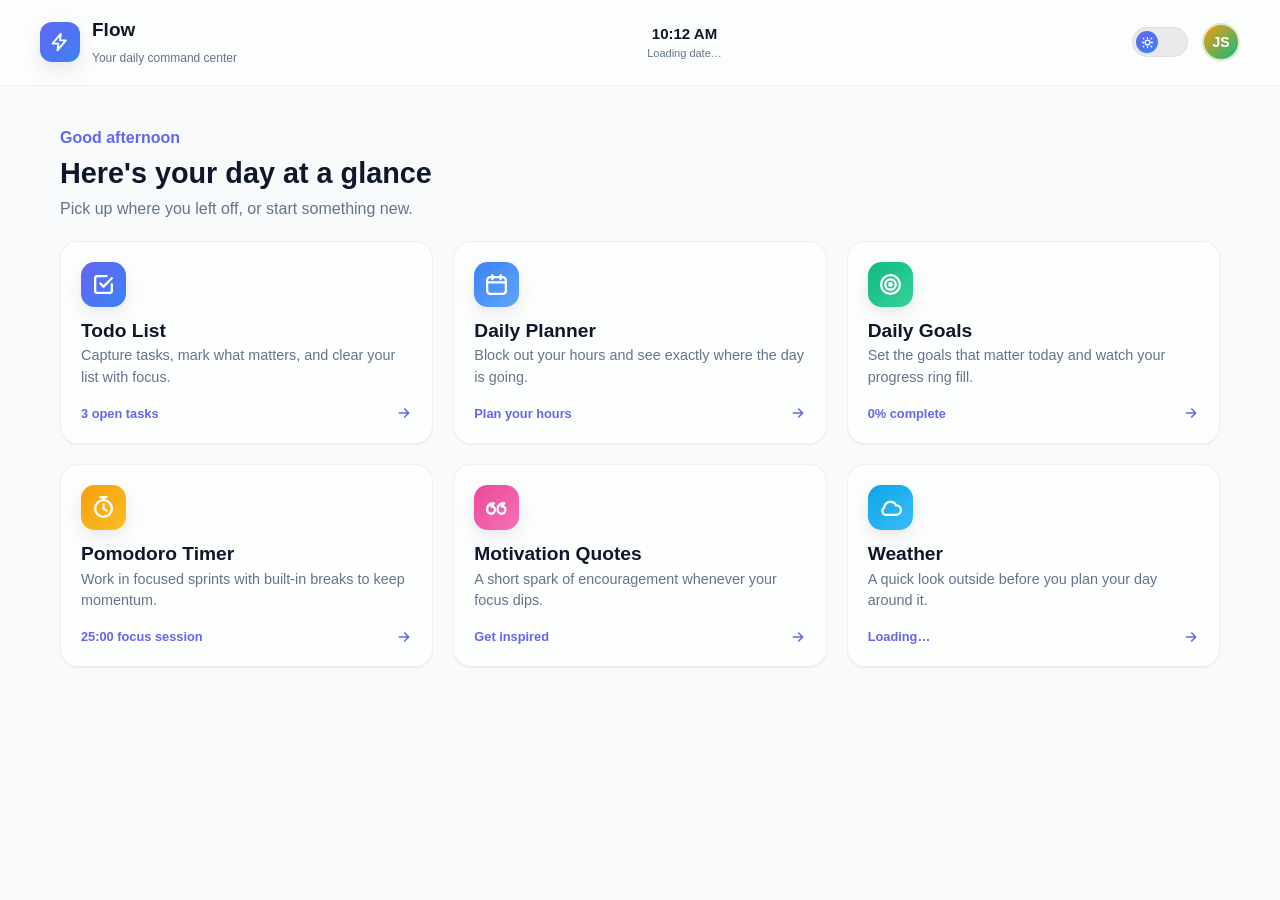
<file: PRODUCTIVITY-DASHBOARD/index.html>
<!doctype html>
<html lang="en" class="">

<head>
  <meta charset="UTF-8" />
  <meta name="viewport" content="width=device-width, initial-scale=1.0" />
  <title>Document</title>
  <link rel="stylesheet" href="style.css" />
</head>

<body>
  <!-- navbar -->
  <header class="app-header">
    <div class="brand">
      <div class="brand-mark">
        <svg viewBox="0 0 24 24" fill="none" stroke="#fff" stroke-width="2.2" stroke-linecap="round"
          stroke-linejoin="round">
          <path d="M13 2 3 14h7l-1 8 10-12h-7z" />
        </svg>
      </div>
      <div class="brand-text">
        <h1>Flow</h1>
        <span>Your daily command center</span>
      </div>
    </div>

    <div class="header-center">
      <div class="header-clock">
        <div class="time" id="headerTime">10:12 AM</div>
        <div class="date" id="headerDate">Loading date…</div>
      </div>
    </div>

    <div class="header-right">
      <button class="theme-toggle" id="themeToggle" aria-label="Toggle theme">
        <span class="knob">
          <svg id="toggleIcon" viewBox="0 0 24 24" fill="none" stroke="currentColor" stroke-width="2.4"
            stroke-linecap="round" stroke-linejoin="round">
            <circle cx="12" cy="12" r="4.5" />
            <path
              d="M12 3v1.5M12 19.5V21M4.2 4.2l1.1 1.1M18.7 18.7l1.1 1.1M3 12h1.5M19.5 12H21M4.2 19.8l1.1-1.1M18.7 5.3l1.1-1.1" />
          </svg>
        </span>
      </button>
      <div class="avatar">JS</div>
    </div>
  </header>

  <main>
    <!-- Dashboard -->
    <div class="dashboard">
      <div class="section-heading">
        <span class="greeting">Good afternoon</span>
        <h2>Here's your day at a glance</h2>
        <p>Pick up where you left off, or start something new.</p>
      </div>
      <div class="dashboard-grid">
        <!-- todo card -->
        <div class="todo-card feature-card">
          <div class="card-icon">
            <svg viewBox="0 0 24 24" fill="none" stroke="#fff" stroke-width="2.2" stroke-linecap="round"
              stroke-linejoin="round">
              <path d="M9 11l3 3 8-8" />
              <path d="M20 12v6a2 2 0 0 1-2 2H6a2 2 0 0 1-2-2V6a2 2 0 0 1 2-2h9" />
            </svg>
          </div>
          <div class="card-title">Todo List</div>
          <div class="card-desc">
            Capture tasks, mark what matters, and clear your list with focus.
          </div>
          <div class="card-arrow">
            <span class="todoBadgeText">3 open tasks</span>
            <svg viewBox="0 0 24 24" fill="none" stroke="currentColor" stroke-width="2.4" stroke-linecap="round"
              stroke-linejoin="round">
              <path d="M5 12h14M13 6l6 6-6 6" />
            </svg>
          </div>
        </div>

        <!-- planner card -->
        <div class="planner-card feature-card">
          <div class="card-icon">
            <svg viewBox="0 0 24 24" fill="none" stroke="#fff" stroke-width="2.2" stroke-linecap="round"
              stroke-linejoin="round">
              <rect x="3" y="5" width="18" height="16" rx="3" />
              <path d="M3 10h18M8 3v4M16 3v4" />
            </svg>
          </div>
          <div class="card-title">Daily Planner</div>
          <div class="card-desc">
            Block out your hours and see exactly where the day is going.
          </div>
          <div class="card-arrow">
            <span class="todoBadgeText">Plan your hours</span>
            <svg viewBox="0 0 24 24" fill="none" stroke="currentColor" stroke-width="2.4" stroke-linecap="round"
              stroke-linejoin="round">
              <path d="M5 12h14M13 6l6 6-6 6" />
            </svg>
          </div>
        </div>

        <!-- Goals -->
        <div class="goals-card feature-card">
          <div class="card-icon">
            <svg viewBox="0 0 24 24" fill="none" stroke="#fff" stroke-width="2.2" stroke-linecap="round"
              stroke-linejoin="round">
              <circle cx="12" cy="12" r="9" />
              <circle cx="12" cy="12" r="5" />
              <circle cx="12" cy="12" r="1.2" fill="#fff" />
            </svg>
          </div>
          <div class="card-title">Daily Goals</div>
          <div class="card-desc">
            Set the goals that matter today and watch your progress ring
            fill.
          </div>
          <div class="card-arrow">
            <span class="todoBadgeText">0% complete</span>
            <svg viewBox="0 0 24 24" fill="none" stroke="currentColor" stroke-width="2.4" stroke-linecap="round"
              stroke-linejoin="round">
              <path d="M5 12h14M13 6l6 6-6 6" />
            </svg>
          </div>
        </div>

        <!-- Pomodoro -->
        <div class="pomodoro-card feature-card">
          <div class="card-icon">
            <svg viewBox="0 0 24 24" fill="none" stroke="#fff" stroke-width="2.2" stroke-linecap="round"
              stroke-linejoin="round">
              <circle cx="12" cy="13" r="8" />
              <path d="M12 9v4l3 2M9 2h6M12 2v3" />
            </svg>
          </div>
          <div class="card-title">Pomodoro Timer</div>
          <div class="card-desc">
            Work in focused sprints with built-in breaks to keep momentum.
          </div>
          <div class="card-arrow">
            <span class="todoBadgeText">25:00 focus session</span>
            <svg viewBox="0 0 24 24" fill="none" stroke="currentColor" stroke-width="2.4" stroke-linecap="round"
              stroke-linejoin="round">
              <path d="M5 12h14M13 6l6 6-6 6" />
            </svg>
          </div>
        </div>

        <!-- Quotes -->
        <div class="quotes-card feature-card">
          <div class="card-icon">
            <svg viewBox="0 0 24 24" fill="none" stroke="#fff" stroke-width="2.2" stroke-linecap="round"
              stroke-linejoin="round">
              <path
                d="M7 8c-2.5 1-4 3-4 6a4 4 0 0 0 4 4c2 0 3.5-1.5 3.5-3.5C10.5 12 9 10.5 7 11c.3-1.5 1.3-2.5 2.5-3z" />
              <path
                d="M17 8c-2.5 1-4 3-4 6a4 4 0 0 0 4 4c2 0 3.5-1.5 3.5-3.5 0-2.5-1.5-4-3.5-3.5.3-1.5 1.3-2.5 2.5-3z" />
            </svg>
          </div>
          <div class="card-title">Motivation Quotes</div>
          <div class="card-desc">
            A short spark of encouragement whenever your focus dips.
          </div>
          <div class="card-arrow">
            <span class="todoBadgeText">Get inspired</span>
            <svg viewBox="0 0 24 24" fill="none" stroke="currentColor" stroke-width="2.4" stroke-linecap="round"
              stroke-linejoin="round">
              <path d="M5 12h14M13 6l6 6-6 6" />
            </svg>
          </div>
        </div>

        <!-- Weather -->
        <div class="Weather-card feature-card">
          <div class="card-icon">
            <svg viewBox="0 0 24 24" fill="none" stroke="#fff" stroke-width="2.2" stroke-linecap="round"
              stroke-linejoin="round">
              <path d="M17.5 19a4.5 4.5 0 0 0 0-9 6 6 0 0 0-11.4 2A4 4 0 0 0 6.5 19h11z" />
            </svg>
          </div>
          <div class="card-title">Weather</div>
          <div class="card-desc">
            A quick look outside before you plan your day around it.
          </div>
          <div class="card-arrow">
            <span class="todoBadgeText">Loading…</span>
            <svg viewBox="0 0 24 24" fill="none" stroke="currentColor" stroke-width="2.4" stroke-linecap="round"
              stroke-linejoin="round">
              <path d="M5 12h14M13 6l6 6-6 6" />
            </svg>
          </div>
        </div>
      </div>
    </div>




      <!-- todo feature view -->
    <section class="section-view" id="view-todo">
      <button class="back-btn" data-back>
        <svg viewBox="0 0 24 24" fill="none" stroke="currentColor" stroke-width="2.4" stroke-linecap="round"
          stroke-linejoin="round">
          <path d="M19 12H5M11 18l-6-6 6-6" />
        </svg>Back to dashboard
      </button>

      <div class="feature-panel todo-feature">
        <div class="feature-header">
          <div class="card-icon icon-indigo">
            <svg viewBox="0 0 24 24" fill="none" stroke="#fff" stroke-width="2.2" stroke-linecap="round"
              stroke-linejoin="round">
              <path d="M9 11l3 3 8-8" />
              <path d="M20 12v6a2 2 0 0 1-2 2H6a2 2 0 0 1-2-2V6a2 2 0 0 1 2-2h9" />
            </svg>
          </div>
          <div>
            <h2>Todo List</h2>
            <p>Add what needs doing today, and check it off as you go.</p>
          </div>
        </div>

        <div class="todo-input-row">
          <input type="text" class="input-field" id="todoInput" placeholder="Add a task . . ." />
          <button class="btn btn-primary" id="todoAddBtn">
            <svg width="16" height="16" viewBox="0 0 24 24" fill="none" stroke="#fff" stroke-width="2.6"
              stroke-linecap="round">
              <path d="M12 5v14M5 12h14" />
            </svg>Add
          </button>
        </div>

        <div class="todo-list" id="todoList">
          
          <!-- todo render here -->
          
        </div>
      </div>
    </section>

    <!-- Pomodoro Timer -->
     <section class="section-view" id="viewPomodoro">
      <button class="back-btn" data-back>
        <svg viewBox="0 0 24 24" fill="none" stroke="currentColor" stroke-width="2.4" stroke-linecap="round"
          stroke-linejoin="round">
          <path d="M19 12H5M11 18l-6-6 6-6" />
        </svg>Back to dashboard
      </button>

      <div class="feature-panel todo-feature">
        <div class="feature-header">
          <div class="card-icon icon-indigo">
            <svg viewBox="0 0 24 24" fill="none" stroke="#fff" stroke-width="2.2" stroke-linecap="round"
              stroke-linejoin="round">
              <path d="M9 11l3 3 8-8" />
              <path d="M20 12v6a2 2 0 0 1-2 2H6a2 2 0 0 1-2-2V6a2 2 0 0 1 2-2h9" />
            </svg>
          </div>
          <div>
            <h2>Pomodoro Timer</h2>
            <p>25 minutes of focus, then a short breather.</p>
          </div>
        </div>

        <div class="pomodoro-stage">
          <div class="pomo-modes">
            <button class="pomo-mode-btn active"  data-mins="25">
              Focus · 25m
            </button>
            <button class="pomo-mode-btn" data-mins="5">
              Short break · 5m
            </button>
            <button class="pomo-mode-btn" data-mins="15">
              Long break · 15m
            </button>
          </div>
          
          <div class="pomo-timer">
              <div class="pomo-time" id="pomoTime">25:00</div>
              <div class="pomo-session" id="pomoSessionLabel">
                Focus Session
              </div>
          </div>

          <div class="pomo-controls">
            <button class="pomo-btn-circle" id="pomoReset" >
              <svg viewBox="0 0 24 24" fill="none" stroke="currentColor" stroke-width="2.3" stroke-linecap="round"
                stroke-linejoin="round">
                <path d="M3 12a9 9 0 1 0 3-6.7M3 4v5h5" />
              </svg>
            </button>
            <button class="pomo-btn-circle main" id="pomoStart" >
              <svg id="pomoPlayIcon" viewBox="0 0 24 24" fill="currentColor">
                <path d="M8 5v14l11-7z" />
              </svg>
            </button>
            <button class="pomo-btn-circle" id="pomoSkip" >
              <svg viewBox="0 0 24 24" fill="none" stroke="currentColor" stroke-width="2.3" stroke-linecap="round"
                stroke-linejoin="round">
                <path d="M5 4l10 8-10 8V4zM19 5v14" />
              </svg>
            </button>
          </div>

        </div>
        

        
    </section>
     
  </main>

  <script src="script.js"></script>
</body>

</html>
</file>
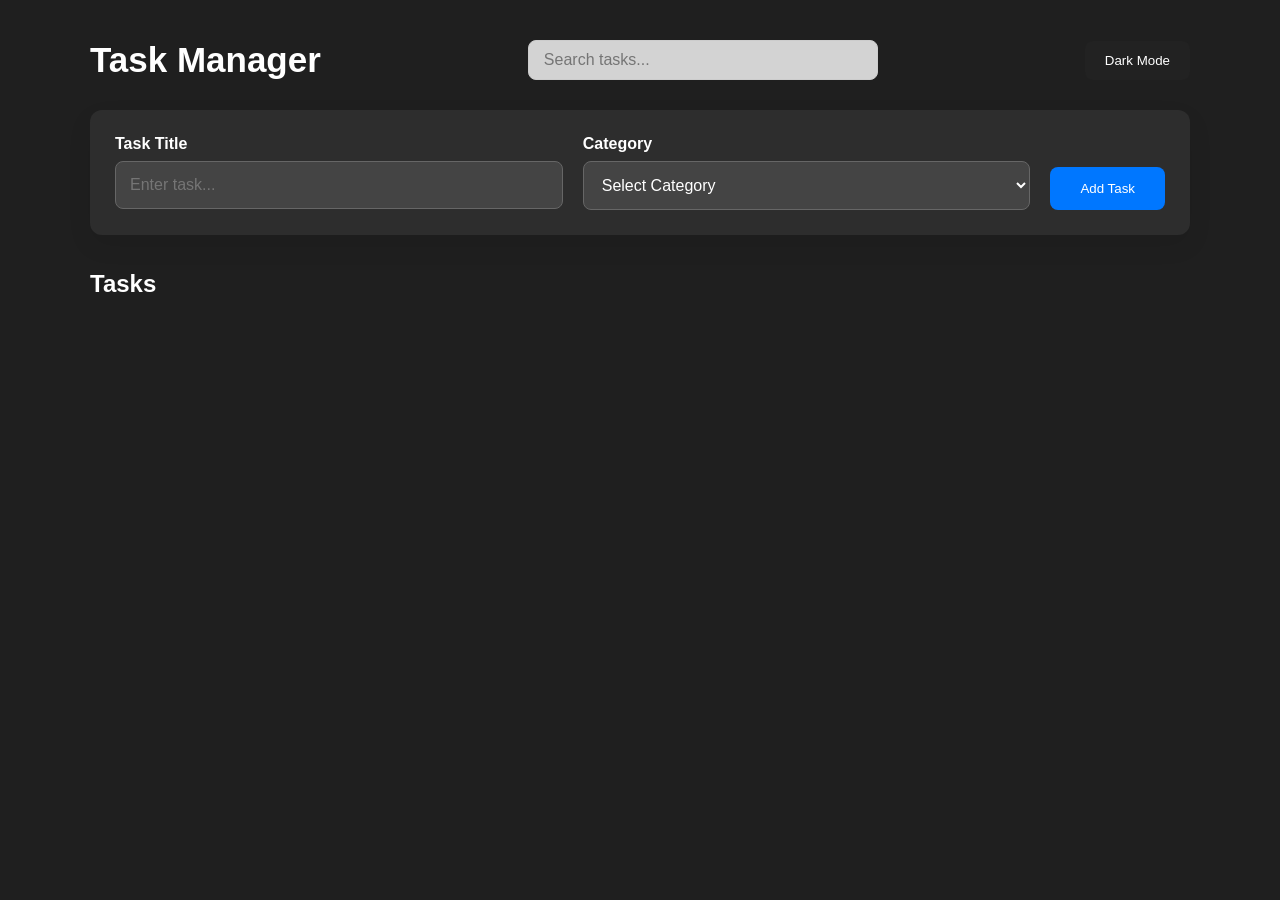
<file: TaslManager/index.html>
<!doctype html>
<html lang="en">
  <head>
    <meta charset="UTF-8" />
    <meta name="viewport" content="width=device-width, initial-scale=1.0" />
    <title>Task Manager</title>
    <link rel="stylesheet" href="style.css" />
  </head>
  <body class="dark">
    <div class="container">
      <!-- Header -->
      <header>
        <h1>Task Manager</h1>
        <input type="text" id="searchInput" placeholder="Search tasks..." />

        <button id="themeBtn">Dark Mode</button>
      </header>

      <!-- Form -->
      <section class="form-section">
        <form id="taskForm">
          <div class="input-group">
            <label>Task Title</label>
            <input type="text" id="taskTitle" placeholder="Enter task..." />
          </div>

          <div class="input-group">
            <label>Category</label>

            <select id="taskCategory">
              <option value="">Select Category</option>

              <option value="Work">Work</option>

              <option value="Personal">Personal</option>

              <option value="Study">Study</option>

              <option value="Shopping">Shopping</option>

              <option value="other">Other</option>
            </select>
          </div>

          <button type="submit" class="add-btn">Add Task</button>
        </form>
      </section>

      <!-- Task Container -->

      <section class="task-section">
        <h2>Tasks</h2>

        <div id="taskContainer">
          <!-- Create cards here using JS -->
          
        </div>
      </section>
    </div>

    <script src="script.js"></script>
  </body>
</html>
</file>
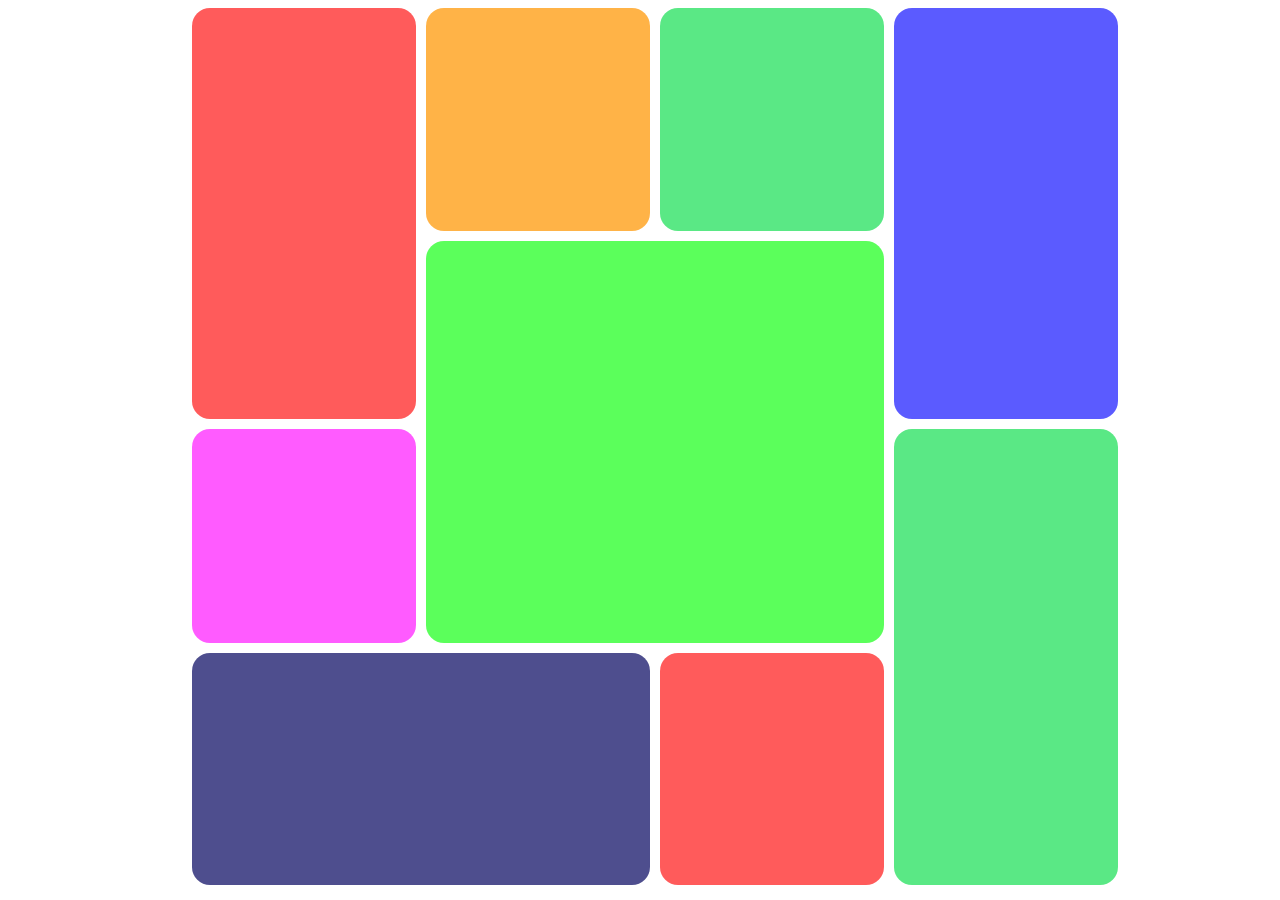
<file: ASSIGNMENT_4/design-1/index.html>
<!DOCTYPE html>
<html lang="en">
<head>
    <meta charset="UTF-8">
    <meta name="viewport" content="width=device-width, initial-scale=1.0">
    <title>Document</title>
    <link rel="stylesheet" href="style.css">
</head>
<body>
    <main>
        <div class="top-left"></div>
        <div class="top-center-first"></div>
        <div class="top-center-second"></div>
        <div class="top-right"></div>
        <div class="center-left"></div>
        <div class="center"></div>
        <div class="bottom-left"></div>
        <div class="bottom-center"></div>
        <div class="bottom-right"></div>
    </main>
</body>
</html>
</file>
<file: PRODUCTIVITY-DASHBOARD/style.css>
:root {
  /* light theme */
  --bg-0: #f8fafc;
  --bg-1: #ffffff;
  --card-bg: rgba(255, 255, 255, 0.72);
  --card-border: rgba(15, 23, 42, 0.06);
  --header-bg: rgba(255, 255, 255, 0.6);
  --text-1: #0f172a;
  --text-2: #64748b;
  --primary: #6366f1;
  --primary-2: #3b82f6;
  --accent-green: #10b981;
  --accent-amber: #f59e0b;
  --danger: #ef4444;
  --shadow-sm:
    0 1px 2px rgba(15, 23, 42, 0.04), 0 1px 1px rgba(15, 23, 42, 0.03);
  --shadow-md:
    0 8px 24px rgba(15, 23, 42, 0.08), 0 2px 6px rgba(15, 23, 42, 0.04);
  --shadow-lg:
    0 24px 64px rgba(15, 23, 42, 0.14), 0 8px 20px rgba(15, 23, 42, 0.06);
  --radius-lg: 24px;
  --radius-md: 18px;
  --radius-sm: 12px;
  --font-display: "Manrope", sans-serif;
  --font-body: "Inter", sans-serif;
  --track: rgba(15, 23, 42, 0.08);
  --scrim: rgba(255, 255, 255, 0.4);
}
html.dark {
  --bg-0: #0f172a;
  --bg-1: #111827;
  --card-bg: rgba(30, 41, 59, 0.62);
  --card-border: rgba(248, 250, 252, 0.08);
  --header-bg: rgba(17, 24, 39, 0.55);
  --text-1: #f8fafc;
  --text-2: #cbd5e1;
  --primary: #818cf8;
  --primary-2: #60a5fa;
  --accent-green: #34d399;
  --accent-amber: #fbbf24;
  --danger: #f87171;
  --shadow-sm: 0 1px 2px rgba(0, 0, 0, 0.3);
  --shadow-md: 0 8px 24px rgba(0, 0, 0, 0.35), 0 2px 6px rgba(0, 0, 0, 0.2);
  --shadow-lg: 0 24px 64px rgba(0, 0, 0, 0.5), 0 8px 20px rgba(0, 0, 0, 0.3);
  --track: rgba(248, 250, 252, 0.1);
  --scrim: rgba(15, 23, 42, 0.35);
}

*{
    margin: 0;
    padding: 0;
    box-sizing: border-box;
}

html, body {
    font-family: 'Inter', sans-serif;
    font-size: 16px;
    line-height: 1.5;
    color: var(--text-1 );
    background-color: var(--bg-0);
    font-family: var(--font-body);
}


/* navbar */


header.app-header {
  position: sticky;
  top: 0;
  z-index: 50;
  display: flex;
  align-items: center;
  justify-content: space-between;
  padding: 16px clamp(16px, 4vw, 40px);
  background: var(--header-bg);
  border-bottom: 1px solid var(--card-border);
}

.brand {
  display: flex;
  align-items: center;
  gap: 12px;
}
.brand-mark {
  width: 40px;
  height: 40px;
  border-radius: 12px;
  background: linear-gradient(135deg, var(--primary), var(--primary-2));
  display: flex;
  align-items: center;
  justify-content: center;
  box-shadow: var(--shadow-md);
  flex-shrink: 0;
}
.brand-mark svg {
  width: 20px;
  height: 20px;
}
.brand-text h1 {
  font-size: 19px;
  font-weight: 700;
  color: var(--text-1);
  font-family: var(--font-display);
}
.brand-text span {
  font-size: 12px;
  color: var(--text-2);
  font-weight: 500;
}

.header-center {
  display: flex;
  align-items: center;
  gap: 8px;
  font-variant-numeric: tabular-nums;
}
.header-clock {
  text-align: center;
}
.header-clock .time {
  font-size: 15px;
  font-weight: 700;
  color: var(--text-1);
}
.header-clock .date {
  font-size: 11px;
  color: var(--text-2);
}

.header-right {
  display: flex;
  align-items: center;
  gap: 14px;
}

.theme-toggle {
  position: relative;
  width: 56px;
  height: 30px;
  border-radius: 999px;
  background: var(--track);
  border: 1px solid var(--card-border);
  display: flex;
  align-items: center;
  padding: 3px;
  transition: background 0.3s ease;
}

.theme-toggle .knob {
  width: 22px;
  height: 22px;
  border-radius: 50%;
  background: linear-gradient(135deg, var(--primary), var(--primary-2));
  display: flex;
  align-items: center;
  justify-content: center;
  box-shadow: var(--shadow-sm);
  transform: translateX(0);
  transition: transform 0.35s cubic-bezier(0.68, -0.4, 0.27, 1.4);
}

html.dark .theme-toggle .knob {
  transform: translateX(26px);
}

.theme-toggle svg {
  width: 13px;
  height: 13px;
  color: #fff;
}

.avatar {
  width: 38px;
  height: 38px;
  border-radius: 50%;
  background: linear-gradient(135deg, var(--accent-amber), var(--accent-green));
  display: flex;
  align-items: center;
  justify-content: center;
  color: #fff;
  font-weight: 700;
  font-size: 14px;
  box-shadow: var(--shadow-sm);
  border: 2px solid var(--card-bg);
}


/* Dashboard */

main{
    max-width: 1200px;
    margin: 0 auto;
    padding: 20px;

}

.dashboard {
  display: inline;
}

.section-heading {
    display: flex;
    flex-direction: column;
    gap: 2px;
    padding-top: 20px;
}

.section-heading .greeting {
    font-size: 1rem;
    font-weight: 700;
    color: var(--primary);
}

.section-heading h2 {
    font-size: 1.8rem;
    font-weight: 700;
    color: var(--text-1);
    margin-right: 10px;
}

.section-heading p {
    color: var(--text-2);
}

/* dashboard */

.dashboard-grid {
    display: grid;
    grid-template-columns: repeat(3, 1fr);
    gap: 20px;
    padding-top: 20px;
}

/* feature cards */

.feature-card {
    background: var(--card-bg);
    border: 1px solid var(--card-border);
    border-radius: var(--radius-md);
    padding: 20px;
    box-shadow: var(--shadow-sm);
}

.feature-card .card-icon {
    width: 45px;
    height: 45px;
    border-radius: 30%;
    background: linear-gradient(135deg, var(--primary), var(--primary-2));
    display: flex;
    align-items: center;
    justify-content: center;
    box-shadow: var(--shadow-md);
    flex-shrink: 0;
}

.feature-card .card-icon svg {
    width: 25px;
    height: 25px;
    color: #fff;
}

.feature-card .card-title {
    font-size: 1.2rem;
    font-weight: 700;
    color: var(--text-1);
    margin-top: 10px;
}

.feature-card .card-desc {
    font-size: 0.9rem;
    color: var(--text-2);
}

.card-arrow {
    display: flex;
    align-items: center;
    justify-content: space-between;
    margin-top: 15px;
}

.card-arrow .todoBadgeText {
    font-size: 0.8rem;
    color: var(--primary);
    font-weight: 600;
}

.card-arrow svg {
    width: 16px;
    height: 16px;
    color: var(--primary);
}


.planner-card .card-icon{
    background: linear-gradient(135deg, #3b82f6, #60a5fa);
}

.goals-card .card-icon{
      background: linear-gradient(135deg, #10b981, #34d399);

}

.pomodoro-card .card-icon{
      background: linear-gradient(135deg, #f59e0b, #fbbf24);

}

.quotes-card .card-icon{
      background: linear-gradient(135deg, #ec4899, #f472b6);

}

.Weather-card .card-icon{
      background: linear-gradient(135deg, #0ea5e9, #38bdf8);

}



/* Section View */

.section-view {
  position: absolute;
  top: 0;
  left: 0;
  width: 100%;
  min-height: 100vh;
  background: var(--card-bg);
  padding-top: 120px;
}

.section-view .back-btn {
  display: inline-flex;
  gap: 8px;
  font-size: 13.5px;
  font-weight: 600;
  color: var(--text-2);
  background: none;
  border: none;
  padding: 8px 4px;
  margin-bottom: 18px;
  transform: scale(1);
  transition: color 0.3s ease, transform 0.3s ease;
  margin-left: 150px;

}

.section-view .back-btn:hover {
  color: var(--primary);
  cursor: pointer;
  transform: scale(1.1);
}

.section-view .back-btn svg {
  width: 16px;
  height: 16px;
  color: var(--text-2);
}

.feature-panel {
  width: 80%;
  min-height: 400px;
  padding: 20px;
  background: var(--card-bg);
  border: 1px solid var(--card-border);
  border-radius: var(--radius-md);
  box-shadow: var(--shadow-sm);
  margin: 0 auto;
}

.feature-header{
  display: flex;
  align-items: center;
  gap: 12px;
  margin-bottom: 20px;
  margin-left: 10px;
}

.card-icon {
  width: 45px;
  height: 45px;
  border-radius: 30%;
  background: linear-gradient(135deg, var(--primary), var(--primary-2));
  display: flex;
  align-items: center;
  justify-content: center;
  box-shadow: var(--shadow-md);
  flex-shrink: 0;
}

.card-icon svg {
  width: 25px;
  height: 25px;
  color: #fff;
}

.feature-header h2 {
  font-size: 1.5rem;
  font-weight: 700;
  color: var(--text-1);
}

.feature-header p {
  font-size: 0.9rem;
  color: var(--text-2);
}

.todo-input-row{
  display: flex;
  align-items: center;
  gap: 10px;
  margin-bottom: 20px;
} 

.input-field {
  width: 100%;
  padding: 14px 12px;
  border: 1px solid var(--card-border);
  border-radius: var(--radius-sm);
  background: var(--bg-1);
  color: var(--text-2);
  text-align: left;
  font-size: 1.2rem;
  font-weight: 100;

}

.btn-primary {
  padding: 14px 12px;
  border: 1px solid var(--card-border);
  border-radius: var(--radius-sm);
  background: linear-gradient(135deg, var(--primary), var(--primary-2));
  color: white;
  cursor: pointer;
  display: flex;
  align-items: center;
  justify-content: start;
}

.btn-primary svg {
  width: 16px;
  height: 16px;
  margin-right: 6px;
}

.todo-list {
  display: flex;
  flex-direction: column;
  gap: 12px;
  list-style: none;
  padding: 0;
  margin: 0;
}

.empty-state {
  display: flex;
  align-items: center;
  justify-content: center;
  flex-direction: column;
  gap: 12px;
  padding: 40px 0;
}

.empty-state svg {
  width: 60px;
  height: 60px;
  color: var(--text-2);
}

.empty-state p {
  font-size: 1.2rem;
  font-weight: 500;
  color: var(--text-2);
}

.todo {
  display: flex;
  align-items: center;
  justify-content: space-between;
  height: 60px;
  padding: 0 12px;
  border: 1px solid var(--card-border);
  border-radius: var(--radius-sm);
  background: var(--bg-1);
}

#view-todo{
  display: none;
}

/* .todo-feature{
  display: none;
} */

.todo .todo-left {
  display: flex;
  align-items: center;
  gap: 20px;
}

.todo-left .todo-check {
  width: 28px;
  height: 28px;
  border: 2px solid var(--card-border);
  border-radius: 8px;
  background: var(--bg-1);
  display: flex;
  align-items: center;
  justify-content: center;
  cursor: pointer;
}

.todo-check .completed {
  display: none;
}

.todo-left .todo-check svg {
  width: 18px;
  height: 18px;
  color: var(--primary);
}



.todo-left .todo-text {
  font-size: 1.25rem;
  color: var(--text-1);
}

.todo-actions {
  display: flex;
  align-items: center;
  gap: 12px;
}

.todo-actions .btn-icon {
  width: 35px;
  height: 35px;
  border: 1px solid var(--card-border);
  border-radius: 8px;
  background: var(--bg-1);
  display: flex;
  align-items: center;
  justify-content: center;
  cursor: pointer;
}

.todo-actions .btn-icon svg {
  width: 18px;
  height: 18px;
  color: var(--text-2);
}


/* pomodoro */

#viewPomodoro{
  display: none;
}

.pomodoro-stage {
  display: flex;
  justify-content: center;
  align-items: center;
  flex-direction: column;
  gap: 22px;
  margin-top: 83px;
}

.pomo-modes {
  display: flex;
  align-items: center;
  gap: 16px;
}

.pomo-modes .pomo-mode-btn {
  padding: 10px 20px;
  border: 1px solid var(--card-border);
  border-radius: var(--radius-sm);
  background: var(--bg-1);
  color: var(--text-2);
  cursor: pointer;
  font-weight: 600;
}

.pomo-modes .active {
  background: linear-gradient(135deg, var(--primary), var(--primary-2));
  color: #fff;
  border-color: transparent;
}

.pomo-timer {
  display: flex;
  align-items: center;
  gap: 3px;
  flex-direction: column;
}

.pomo-timer .pomo-time {
  font-size: 6rem;
  font-weight: 700;
  color: var(--text-1);
}

.pomo-timer .pomo-session {
  font-size: 0.7rem;
  color: #fff;
  padding: 2px 12px;
  background-color: var(--primary);
  border: 1px solid var(--card-border);
  border-radius: var(--radius-sm);
}

.pomo-controls {
  display: flex;
  align-items: center;
  gap: 16px;
  margin: 20px 0;
}

.pomo-btn-circle {
  width: 50px;
  height: 50px;
  border-radius: 50%;
  background: linear-gradient(135deg, var(--primary), var(--primary-2));
  display: flex;
  align-items: center;
  justify-content: center;
  cursor: pointer;
}

/* select second child */

.pomo-controls .main {
  width: 69px;
  height: 69px;
  margin-top: 10px;
}

.pomo-btn-circle svg {
  width: 20px;
  height: 20px;
  color: #fff;
}
</file>
<file: TaslManager/style.css>
* {
  margin: 0;
  padding: 0;
  box-sizing: border-box;
  font-family: Arial, Helvetica, sans-serif;
}

body {
  background: #f4f4f4;
  color: #222;
}

.container {
  width: 90%;
  max-width: 1100px;
  margin: 40px auto;
}

header {
  display: flex;
  justify-content: space-between;
  align-items: center;
  margin-bottom: 30px;
}

header h1 {
  font-size: 35px;
}

header #searchInput {
  padding: 10px 15px;
  border: 1px solid #ccc;
  border-radius: 8px;
  outline: none;
  font-size: 16px;
  width: 350px;
  background: #d3d3d3;
  color: #222;
}

#themeBtn {
  padding: 12px 20px;
  border: none;
  background: #222;
  color: white;
  border-radius: 8px;
  cursor: pointer;
}

.form-section {
  background: white;
  padding: 25px;
  border-radius: 12px;
  margin-bottom: 35px;
  box-shadow: 0 10px 25px rgba(0, 0, 0, 0.08);
}

#taskForm {
  display: flex;
  gap: 20px;
  flex-wrap: wrap;
}

.input-group {
  display: flex;
  flex-direction: column;
  flex: 1;
}

.input-group label {
  margin-bottom: 8px;
  font-weight: bold;
}

input,
select {
  padding: 14px;
  border: 1px solid #ccc;
  border-radius: 8px;
  outline: none;
  font-size: 16px;
}

.add-btn {
  padding: 14px 30px;
  background: #0077ff;
  color: white;
  border: none;
  border-radius: 8px;
  cursor: pointer;
  align-self: end;
}

.task-section h2 {
  margin-bottom: 20px;
}

#taskContainer {
    display: flex;
    flex-direction: column;

  gap: 20px;
}

/* Task Card */

.task-card {
  display: flex;
  align-items: center;
  gap: 15px;

  background: #fff;
  padding: 16px 20px;
  border-radius: 12px;
  box-shadow: 0 8px 20px rgba(0, 0, 0, 0.08);
}

.check-box {
  width: 24px;
  height: 24px;


  border: 2px solid #4f46e5;
  border-radius: 6px;

  display: flex;
  align-items: center;
  justify-content: center;

  cursor: pointer;

  color: white;
  background: transparent;

  transition: 0.3s;
}

.check-box{
  width:24px;
  height:24px;

  border:2px solid #4f46e5;
  border-radius:6px;

  display:flex;
  justify-content:center;
  align-items:center;

  cursor:pointer;

  transition:.2s;
}

.check-box svg{
  width:16px;
  height:16px;

  color:white;

  opacity:0;

  transition:.2s;
}

.check-box.completed{
  background:#4f46e5;
}

.check-box.completed svg{
  opacity:1;
}

.task-title {
  flex: 1;
  font-size: 18px;
}

.category {
  background: #eef2ff;
  color: #4f46e5;
  padding: 6px 12px;
  border-radius: 20px;
  font-size: 14px;
}

.edit,
.delete {
  border: none;
  padding: 8px 16px;
  border-radius: 8px;
  cursor: pointer;
}

.edit {
  background: #fbbf24;
}

.delete {
  background: #ef4444;
  color: white;
}

/* Completed */

.task-card.completed h3{

    text-decoration:line-through;

    color:#888;

}

.task-card.completed{

    opacity:.75;

    border-left-color:#22c55e;
}

.check-box .completed {
  background: #4f46e5;
  color: white;
}

/* Dark Theme */

.dark {
  background: #1f1f1f;

  color: white;
}

.dark .form-section,
.dark .task-card {
  background: #2d2d2d;
}

.dark input,
.dark select {
  background: #444;

  color: white;

  border: 1px solid #666;
}
</file>
<file: ASSIGNMENT_4/design-1/style.css>
* {
    margin: 0;
    padding: 0;
    box-sizing: border-box;
}

html, body {
    height: 100%;
    width: 100%;
    font-family: Arial, sans-serif;
    display: flex;
    justify-content: center;
    align-items: center;
}

main {
    display: grid;
    height: 100%;
    width: 70%;
    grid-template-columns: 25% 25% 25% 25%;
    grid-template-rows: 25% 20% 24% 26%;
    gap: 10px;
    padding: 8px 0px 0px 0px;
}

.top-left {
    background-color: #ff5b5b;
    grid-column: 1 / 2;
    grid-row: 1 / 3;
    border-radius: 18px;
}

.top-center-first {
    background-color: #ffb347;
    grid-column: 2 / 3;
    grid-row: 1 / 2;
    border-radius: 18px;
}

.top-center-second {
    background-color: #5ae885;
    grid-row: 1 / 2;
    border-radius: 18px;
}

.top-right {
    background-color: #5b5bff;
    grid-column: 4 / 5;
    grid-row: 1 / 3;
    border-radius: 18px;
}

.center-left {
    background-color: #ff5bff;
    grid-column: 1 / 2;
    grid-row: 3 / 4;
    border-radius: 18px;
}

.center {
    background-color: #5bff5b;
    grid-column: 2 / 4;
    grid-row: 2 / 4;
    border-radius: 18px;
}


.bottom-left {
    background-color: #4e4e8e;
    grid-row: 4 / 5;
    grid-column: 1 / 3;
    border-radius: 18px;
}

.bottom-center {
    background-color: #ff5b5b;
    grid-row: 4 / 5;
    grid-column: 3 / 4;
    border-radius: 18px;
}

.bottom-right {
    background-color: #5ae885;
    grid-row: 3 / 5;
    grid-column: 4 / 5;
    border-radius: 18px;
}
</file>
